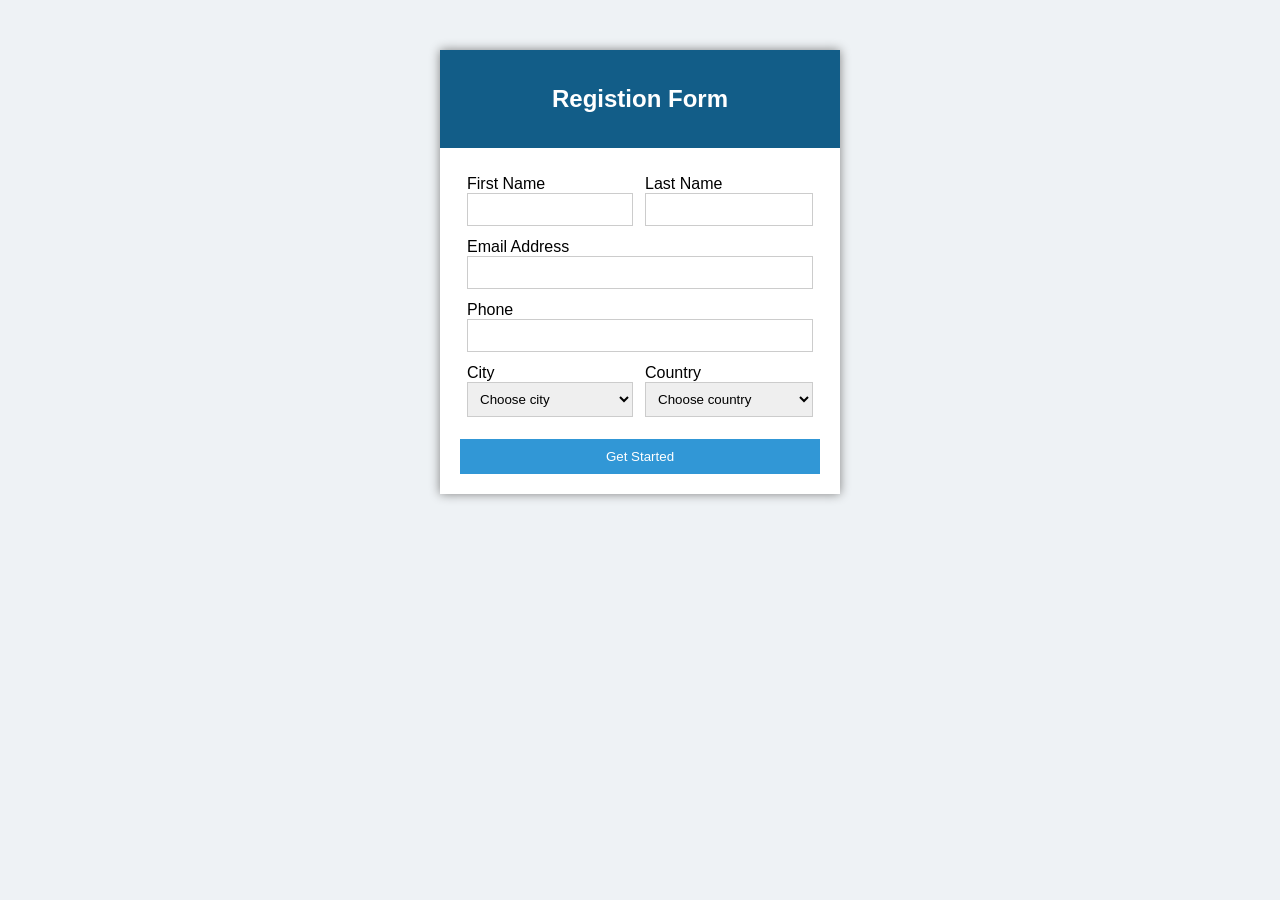
<file: NTI_Day3/task1/index.html>
<!DOCTYPE html>
<html lang="en">
<head>
    <meta charset="UTF-8">
    <meta name="viewport" content="width=device-width, initial-scale=1.0">
    <title>Registration Form</title>
    <style>
        body { background-color: #eef2f5; font-family: sans-serif; }
        .form-card { width: 400px; margin: 50px auto; background-color: white; box-shadow: 0 0 10px gray; }
        .header { background-color: #125d88; color: white; text-align: center; padding: 15px; }
        form { padding: 20px; }
        input, select { width: 100%; padding: 8px; box-sizing: border-box; border: 1px solid #ccc; }
        .submit-btn { width: 100%; background-color: #3197d6; color: white; border: none; padding: 10px; margin-top: 15px; cursor: pointer; }
    </style>
</head>
<body>

    <div class="form-card">
        <div class="header">
            <h2>Registion Form</h2>
        </div>

        <form>
            <table width="100%" cellpadding="5">
                <tr>
                    <td><label for="fn">First Name</label><br><input type="text" id="fn" required></td>
                    <td><label for="ln">Last Name</label><br><input type="text" id="ln" required></td>
                </tr>
                <tr>
                    <td colspan="2"><label for="email">Email Address</label><br><input type="email" id="email" required></td>
                </tr>
                <tr>
                    <td colspan="2"><label for="phone">Phone</label><br><input type="tel" id="phone" required></td>
                </tr>
                <tr>
                    <td>
                        <label for="city">City</label><br>
                        <select id="city">
                            <option selected disabled>Choose city</option>
                            <option>Cairo</option>
                            <option>London</option>
                            <option>Alexandria</option>
                        </select>
                    </td>
                    <td>
                        <label for="country">Country</label><br>
                        <select id="country">
                            <option selected disabled>Choose country</option>
                            <option>Egypt</option>
                            <option>India</option>
                            <option>UK</option>
                        </select>
                    </td>
                </tr>
            </table>

            <button type="submit" class="submit-btn">Get Started</button>
        </form>
    </div>

</body>
</html>
</file>
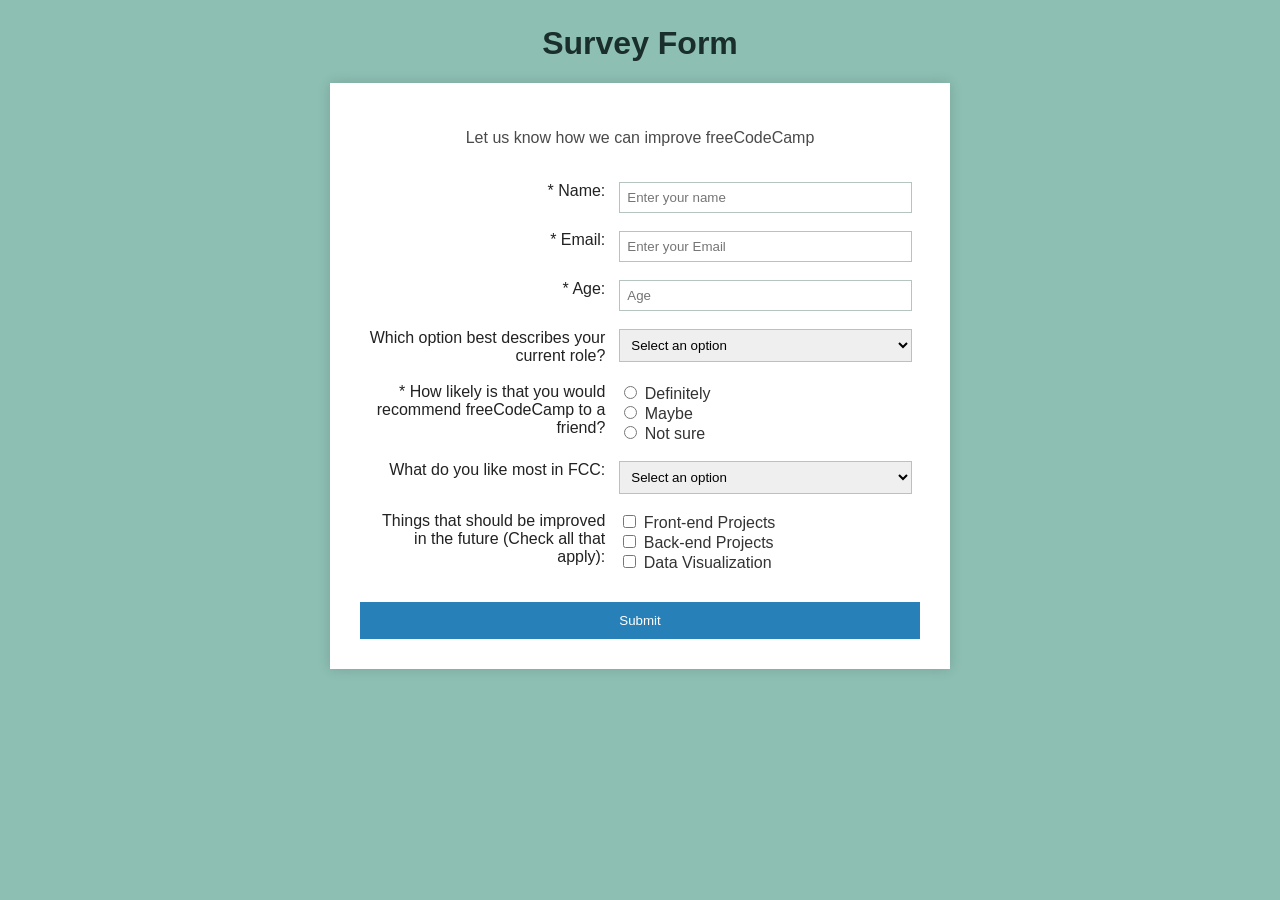
<file: NTI_Day3/task2/index.html>
<!DOCTYPE html>
<html lang="en">
<head>
    <meta charset="UTF-8">
    <meta name="viewport" content="width=device-width, initial-scale=1.0">
    <title>Survey Form</title>
    <link rel="stylesheet" href="style.css">
</head>
<body>

    <h1 class="main-title">Survey Form</h1>

    <div class="form-card">
        <p class="sub-title">Let us know how we can improve freeCodeCamp</p>

        <form>
            <table width="100%">
                <tr>
                    <td class="label-cell"><label for="name">* Name:</label></td>
                    <td><input type="text" id="name" placeholder="Enter your name" required></td>
                </tr>
                <tr>
                    <td class="label-cell"><label for="email">* Email:</label></td>
                    <td><input type="email" id="email" placeholder="Enter your Email" required></td>
                </tr>
                <tr>
                    <td class="label-cell"><label for="age">* Age:</label></td>
                    <td><input type="number" id="age" placeholder="Age" min="1" max="90" required></td>
                </tr>
                <tr>
                    <td class="label-cell"><label for="role">Which option best describes your current role?</label></td>
                    <td>
                        <select id="role">
                            <option selected disabled>Select an option</option>
                            <option>Student</option>
                            <option>Full Time Job</option>
                            <option>Learner</option>
                            <option>Prefer not to say</option>
                        </select>
                    </td>
                </tr>
                <tr>
                    <td class="label-cell"><label>* How likely is that you would recommend freeCodeCamp to a friend?</label></td>
                    <td class="radio-group">
                        <input type="radio" id="definitely" name="recommend" required>
                        <label for="definitely">Definitely</label><br>
                        <input type="radio" id="maybe" name="recommend">
                        <label for="maybe">Maybe</label><br>
                        <input type="radio" id="not-sure" name="recommend">
                        <label for="not-sure">Not sure</label>
                    </td>
                </tr>
                <tr>
                    <td class="label-cell"><label for="fcc-like">What do you like most in FCC:</label></td>
                    <td>
                        <select id="fcc-like">
                            <option selected disabled>Select an option</option>
                            <option>Challenges</option>
                            <option>Projects</option>
                            <option>Community</option>
                            <option>Open Source</option>
                        </select>
                    </td>
                </tr>
                <tr>
                    <td class="label-cell"><label>Things that should be improved in the future (Check all that apply):</label></td>
                    <td class="checkbox-group">
                        <input type="checkbox" id="fe" name="improve">
                        <label for="fe">Front-end Projects</label><br>
                        <input type="checkbox" id="be" name="improve">
                        <label for="be">Back-end Projects</label><br>
                        <input type="checkbox" id="dv" name="improve">
                        <label for="dv">Data Visualization</label>
                    </td>
                </tr>
            </table>

            <button type="submit" class="submit-btn">Submit</button>
        </form>
    </div>

</body>
</html>
</file>
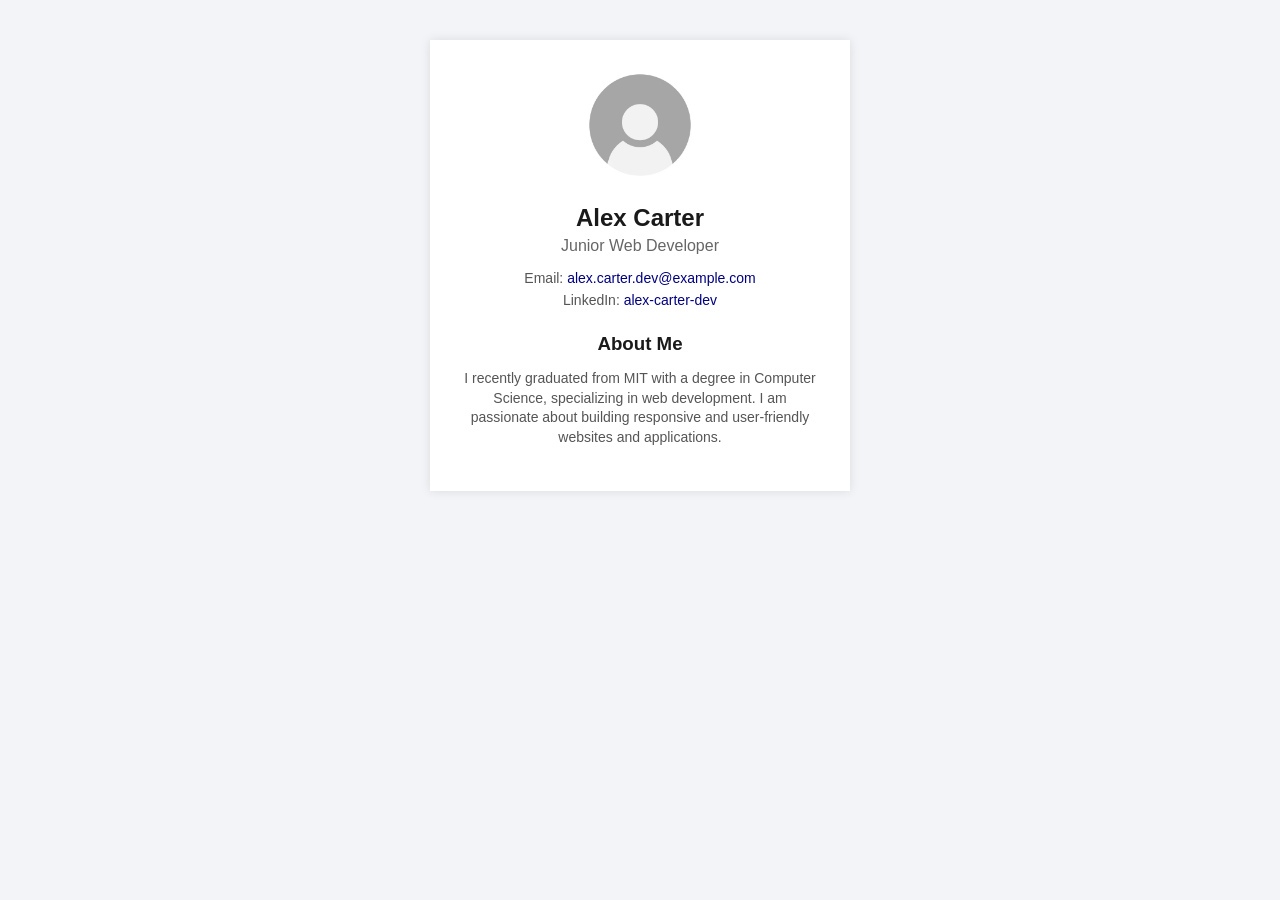
<file: NTI_Day3/task3/index.html>
<!DOCTYPE html>
<html lang="en">
<head>
    <meta charset="UTF-8">
    <meta name="viewport" content="width=device-width, initial-scale=1.0">
    <title>Profile Card</title>
    <link rel="stylesheet" href="style.css">
</head>
<body>

    <div class="profile-card">
        <div class="img-container">
            <img src="profilepicture.avif" alt="Alex Carter Profile">
        </div>

        <h2>Alex Carter</h2>
        <p class="title">Junior Web Developer</p>

        <p class="contact-info">
            Email: <a href="mailto:alex.carter.dev@example.com">alex.carter.dev@example.com</a>
        </p>
        <p class="contact-info">
            LinkedIn: <a href="https://linkedin.com" target="_blank">alex-carter-dev</a>
        </p>

        <h3>About Me</h3>

        <p class="about-text">
            I recently graduated from MIT with a degree in Computer Science, specializing in web development. I am passionate about building responsive and user-friendly websites and applications.
        </p>
    </div>

</body>
</html>
</file>
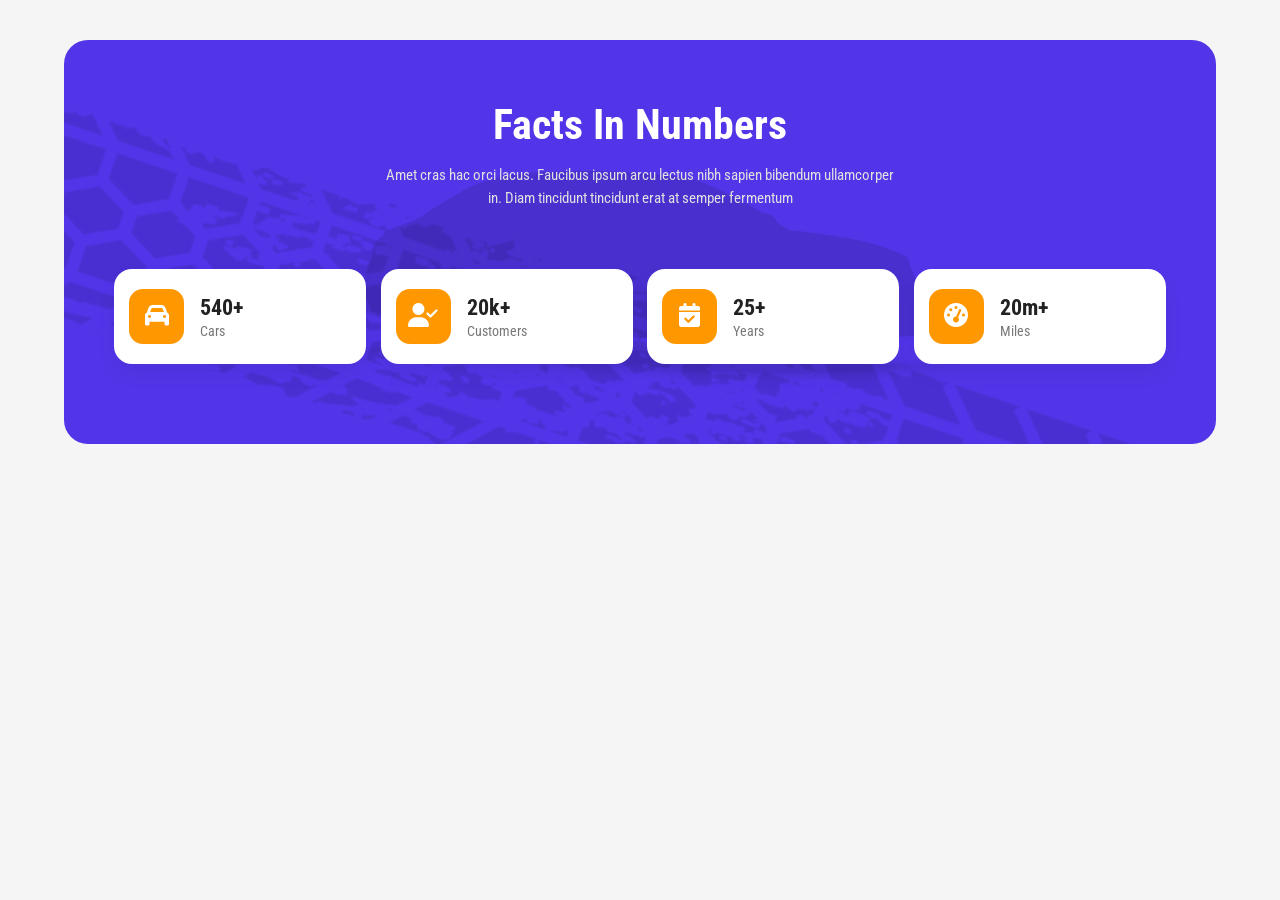
<file: session4/task4/index.html>
<!DOCTYPE html>
<html lang="en">

<head>
    <meta charset="UTF-8">
    <meta name="viewport" content="width=device-width, initial-scale=1.0">
    <title>Facts In Numbers</title>
    <link rel="stylesheet" href="https://cdnjs.cloudflare.com/ajax/libs/font-awesome/6.5.1/css/all.min.css">
    <link rel="stylesheet" href="style.css">
</head>

<body>

    <section id="facts" class="container">
        <div class="facts-wrapper">
            <img src="car_Image.png" class="bg-car" alt="Car Background">

            <div class="header text-center">
                <h2>Facts In Numbers</h2>
                <p>Amet cras hac orci lacus. Faucibus ipsum arcu lectus nibh sapien bibendum ullamcorper<br>in. Diam tincidunt tincidunt erat at semper fermentum</p>
            </div>

            <div class="row cards-row">
                <div class="card w-25 d-inline-block">
                    <div class="card-inner">
                        <div class="icon-box d-inline-block">
                            <i class="fa-solid fa-car"></i>
                        </div>
                        <div class="info d-inline-block">
                            <h3>540+</h3>
                            <p>Cars</p>
                        </div>
                    </div>
                </div>

                <div class="card w-25 d-inline-block">
                    <div class="card-inner">
                        <div class="icon-box d-inline-block">
                            <i class="fa-solid fa-user-check"></i>
                        </div>
                        <div class="info d-inline-block">
                            <h3>20k+</h3>
                            <p>Customers</p>
                        </div>
                    </div>
                </div>

                <div class="card w-25 d-inline-block">
                    <div class="card-inner">
                        <div class="icon-box d-inline-block">
                            <i class="fa-solid fa-calendar-check"></i>
                        </div>
                        <div class="info d-inline-block">
                            <h3>25+</h3>
                            <p>Years</p>
                        </div>
                    </div>
                </div>

                <div class="card w-25 d-inline-block">
                    <div class="card-inner">
                        <div class="icon-box d-inline-block">
                            <i class="fa-solid fa-gauge-high"></i>
                        </div>
                        <div class="info d-inline-block">
                            <h3>20m+</h3>
                            <p>Miles</p>
                        </div>
                    </div>
                </div>
            </div>
        </div>
    </section>

</body>

</html>
</file>
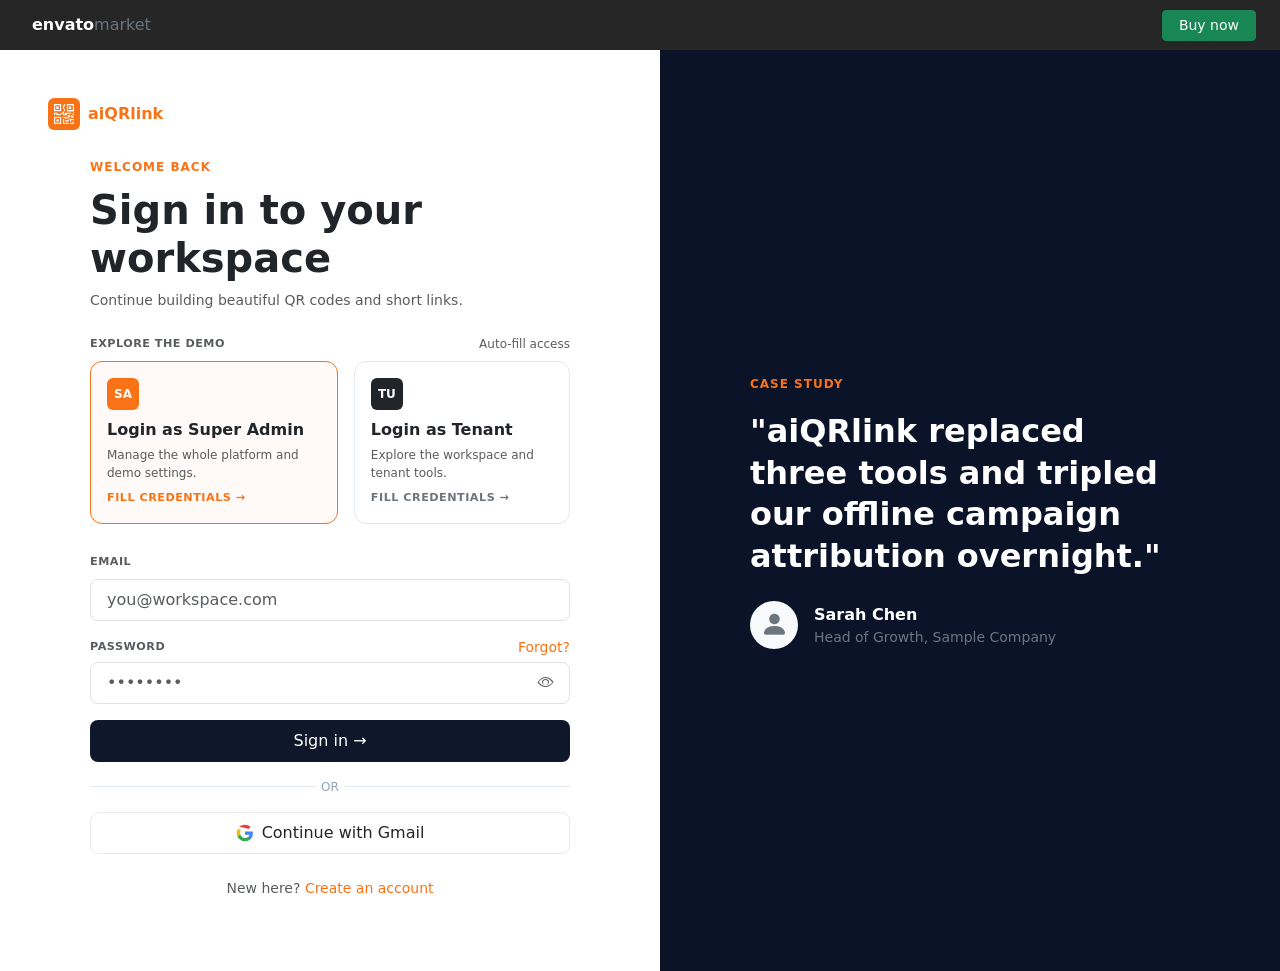
<file: session7/task7/index.html>
<!DOCTYPE html>
<html lang="en">
<head>
    <meta charset="UTF-8">
    <meta name="viewport" content="width=device-width, initial-scale=1.0">
    <title>Sign in to your workspace</title>
    <link href="https://cdn.jsdelivr.net/npm/bootstrap@5.3.2/dist/css/bootstrap.min.css" rel="stylesheet">
    <link rel="stylesheet" href="https://cdn.jsdelivr.net/npm/bootstrap-icons@1.11.1/font/bootstrap-icons.css">
    <link rel="stylesheet" href="css/style.css">
</head>
<body>

    <header class="envato-header d-flex justify-content-between align-items-center px-4">
        <div class="d-flex align-items-center text-white fw-bold">
            <i class="bi bi-leaf-fill text-success me-2"></i>envato<span class="fw-normal text-secondary">market</span>
        </div>
        <button class="btn btn-success btn-sm px-3 rounded-1">Buy now</button>
    </header>

    <main class="main-wrapper d-flex flex-column flex-lg-row">
        
        <section class="left-section flex-grow-1 d-flex flex-column justify-content-between p-4 p-md-5">
            <div>
                <div class="d-flex align-items-center gap-2">
                    <div class="bg-orange p-1 rounded-2 text-white d-flex align-items-center justify-content-center logo-box">
                        <i class="bi bi-qr-code text-white fs-5"></i>
                    </div>
                    <span class="fw-bold text-orange">aiQRlink</span>
                </div>
            </div>

            <div class="mx-auto w-100 my-4 form-container">
                <span class="text-orange fw-bold text-uppercase section-subtitle">WELCOME BACK</span>
                <h1 class="fw-bold text-dark mt-2 mb-2">Sign in to your workspace</h1>
                <p class="text-muted mb-4 small">Continue building beautiful QR codes and short links.</p>

                <div class="d-flex justify-content-between align-items-center mb-2">
                    <span class="text-uppercase text-muted fw-bold font-micro">EXPLORE THE DEMO</span>
                    <span class="text-muted font-small">Auto-fill access</span>
                </div>

                <div class="d-flex flex-column flex-sm-row gap-3 mb-4">
                    <div class="demo-card active p-3 flex-fill">
                        <div class="bg-orange text-white rounded-2 d-flex align-items-center justify-content-center mb-2 fw-bold avatar-box">
                            SA
                        </div>
                        <div class="fw-bold text-dark fs-6 mb-1">Login as Super Admin</div>
                        <div class="text-muted mb-2 font-small">Manage the whole platform and demo settings.</div>
                        <div class="text-orange fw-bold text-uppercase font-micro">FILL CREDENTIALS &rarr;</div>
                    </div>

                    <div class="demo-card p-3 flex-fill">
                        <div class="bg-dark text-white rounded-2 d-flex align-items-center justify-content-center mb-2 fw-bold avatar-box">
                            TU
                        </div>
                        <div class="fw-bold text-dark fs-6 mb-1">Login as Tenant</div>
                        <div class="text-muted mb-2 font-small">Explore the workspace and tenant tools.</div>
                        <div class="text-secondary fw-bold text-uppercase font-micro">FILL CREDENTIALS &rarr;</div>
                    </div>
                </div>

                <form>
                    <div class="mb-3">
                        <label class="form-label text-uppercase text-muted fw-bold font-micro">EMAIL</label>
                        <input type="email" class="form-control form-control-lg fs-6" placeholder="you@workspace.com">
                    </div>

                    <div class="mb-3">
                        <div class="d-flex justify-content-between align-items-center mb-1">
                            <label class="form-label text-uppercase text-muted fw-bold mb-0 font-micro">PASSWORD</label>
                            <a href="#" class="text-orange text-decoration-none small">Forgot?</a>
                        </div>
                        <div class="position-relative">
                            <input type="password" class="form-control form-control-lg fs-6 pe-5" placeholder="••••••••">
                            <i class="bi bi-eye position-absolute top-50 end-0 translate-middle-y me-3 text-muted pointer"></i>
                        </div>
                    </div>

                    <button type="submit" class="btn btn-custom-dark btn-lg w-100 mb-3 fs-6 fw-medium py-2">
                        Sign in &rarr;
                    </button>

                    <div class="divider mb-3">OR</div>

                    <button type="button" class="btn btn-outline-secondary btn-lg w-100 text-dark border-light-subtle d-flex align-items-center justify-content-center gap-2 fs-6 py-2">
                        <svg width="18" height="18" viewBox="0 0 24 24">
                            <path fill="#4285F4" d="M22.56 12.25c0-.78-.07-1.53-.2-2.25H12v4.26h5.92c-.26 1.37-1.04 2.53-2.21 3.31v2.77h3.57c2.08-1.92 3.28-4.74 3.28-8.09z"/>
                            <path fill="#34A853" d="M12 23c2.97 0 5.46-.98 7.28-2.66l-3.57-2.77c-.98.66-2.23 1.06-3.71 1.06-2.86 0-5.29-1.93-6.16-4.53H2.18v2.84C3.99 20.53 7.7 23 12 23z"/>
                            <path fill="#FBBC05" d="M5.84 14.09c-.22-.66-.35-1.36-.35-2.09s.13-1.43.35-2.09V7.06H2.18C1.43 8.55 1 10.22 1 12s.43 3.45 1.18 4.94l2.85-2.22.81-.63z"/>
                            <path fill="#EA4335" d="M12 5.38c1.62 0 3.06.56 4.21 1.64l3.15-3.15C17.45 2.09 14.97 1 12 1 12 1 7.7 1 3.99 3.47 2.18 7.06l3.66 2.84c.87-2.6 3.3-4.52 6.16-4.52z"/>
                        </svg>
                        <span class="fw-medium">Continue with Gmail</span>
                    </button>
                </form>

                <div class="text-center mt-4 small">
                    <span class="text-muted">New here?</span>
                    <a href="#" class="text-orange text-decoration-none fw-medium">Create an account</a>
                </div>
            </div>

            <div></div>
        </section>

        <section class="right-section flex-grow-1 d-flex flex-column justify-content-center p-5">
            <div class="mx-auto quote-container">
                <span class="text-orange fw-bold text-uppercase section-subtitle">CASE STUDY</span>
                <blockquote class="h2 fw-bold my-3 quote-text">
                    "aiQRlink replaced three tools and tripled our offline campaign attribution overnight."
                </blockquote>
                <div class="d-flex align-items-center gap-3 mt-4">
                    <div class="bg-light text-dark rounded-circle d-flex align-items-center justify-content-center user-avatar">
                        <i class="bi bi-person-fill fs-3 text-secondary"></i>
                    </div>
                    <div>
                        <div class="fw-bold">Sarah Chen</div>
                        <div class="text-secondary small">Head of Growth, Sample Company</div>
                    </div>
                </div>
            </div>
        </section>

    </main>

</body>
</html>
</file>
<file: NTI_Day3/task2/style.css>
body {
    background-color: #8dbfb3;
    font-family: sans-serif;
}

.main-title {
    text-align: center;
    color: #1a2e2b;
    margin-top: 25px;
}

.form-card {
    width: 560px;
    margin: 20px auto;
    background-color: #ffffff;
    padding: 30px;
    box-shadow: 0 0 12px rgba(0, 0, 0, 0.15);
}

.sub-title {
    text-align: center;
    color: #4a4a4a;
    margin-bottom: 25px;
}

td {
    padding: 8px 6px;
    vertical-align: top;
}

.label-cell {
    text-align: right;
    width: 45%;
    color: #222222;
}

input[type="text"],
input[type="email"],
input[type="number"],
select {
    width: 100%;
    padding: 7px;
    box-sizing: border-box;
    border: 1px solid #b5c4c0;
}

.radio-group,
.checkbox-group {
    text-align: left;
    color: #333333;
}

.submit-btn {
    width: 100%;
    background-color: #2880b9;
    color: white;
    border: none;
    padding: 11px;
    margin-top: 20px;
    cursor: pointer;
}
</file>
<file: NTI_Day3/task3/style.css>
body {
    background-color: #f2f4f7;
    font-family: sans-serif;
}

.profile-card {
    width: 380px;
    margin: 40px auto;
    background-color: #ffffff;
    padding: 30px 20px;
    text-align: center;
    box-shadow: 0 0 10px rgba(0, 0, 0, 0.1);
}

.img-container img {
    width: 110px;
    height: 110px;
    border-radius: 50%;
    object-fit: cover;
}

h2 {
    color: #1a1a1a;
    margin-bottom: 5px;
}

.title {
    color: #666666;
    margin-top: 0;
    margin-bottom: 15px;
}

.contact-info {
    color: #555555;
    margin: 6px 0;
    font-size: 14px;
}

.contact-info a {
    color: #000080;
    text-decoration: none;
}

.contact-info a:hover {
    text-decoration: underline;
}

h3 {
    color: #1a1a1a;
    margin-top: 25px;
    margin-bottom: 10px;
}

.about-text {
    color: #555555;
    line-height: 1.4;
    font-size: 14px;
    padding: 0 10px;
}
</file>
<file: session4/task4/style.css>
@import url('https://fonts.googleapis.com/css2?family=Roboto+Condensed:ital,wght@0,100..900;1,100..900&display=swap');

:root {
    --purple: #5235e8;
    --orange: #ff9800;
    --white: #ffffff;
    --text-muted: #e0e0e0;
    --dark-text: #222222;
}

* {
    box-sizing: border-box;
    padding: 0;
    margin: 0;
    font-family: "Roboto Condensed", sans-serif;
}

.container {
    width: 90%;
    margin-left: auto;
    margin-right: auto;
}

.row {
    width: 100%;
}

.w-25 {
    width: 23.5%;
}

.d-inline-block {
    display: inline-block;
    vertical-align: middle;
}

.text-center {
    text-align: center;
}

body {
    background-color: #f5f5f5;
    padding: 40px 0;
}

.facts-wrapper {
    background-color: var(--purple);
    background-image: url('Group.png');
    background-position: left center;
    background-repeat: no-repeat;
    background-size: cover;
    border-radius: 24px;
    padding: 60px 40px 80px 40px;
    color: var(--white);
    position: relative;
    overflow: hidden;
}

.bg-car {
    position: absolute;
    top: 58%;
    left: 50%;
    transform: translate(-50%, -50%);
    width: 60%;
    opacity: 0.55;
    mix-blend-mode: multiply;
    z-index: 1;
    pointer-events: none;
}

.header, .cards-row {
    position: relative;
    z-index: 2;
}

.header h2 {
    font-size: 42px;
    font-weight: 700;
    margin-bottom: 15px;
}

.header p {
    color: var(--text-muted);
    font-size: 15px;
    line-height: 1.5;
    margin-bottom: 60px;
}

.cards-row {
    text-align: center;
}

.card {
    background-color: var(--white);
    border-radius: 18px;
    padding: 20px 15px;
    margin: 0 0.5%;
    text-align: left;
    box-shadow: 0 10px 20px rgba(0,0,0,0.05);
}

.card-inner {
    width: 100%;
}

.icon-box {
    background-color: var(--orange);
    color: var(--white);
    width: 55px;
    height: 55px;
    border-radius: 14px;
    text-align: center;
    line-height: 55px;
    font-size: 24px;
    margin-right: 12px;
}

.info h3 {
    color: var(--dark-text);
    font-size: 22px;
    font-weight: 700;
    margin-bottom: 3px;
}

.info p {
    color: #777;
    font-size: 14px;
}
</file>
<file: session7/task7/css/style.css>
body {
    margin: 0;
    padding: 0;
    box-sizing: border-box;
}

.envato-header {
    position: fixed;
    top: 0;
    left: 0;
    right: 0;
    height: 50px;
    z-index: 1030;
    background-color: #262626;
}

.main-wrapper {
    padding-top: 50px;
    min-height: 100vh;
}

.left-section {
    background-color: #ffffff;
}

.right-section {
    background-color: #0b1329;
    color: #ffffff;
}

.demo-card {
    border: 1px solid #e2e8f0;
    border-radius: 12px;
    cursor: pointer;
    transition: all 0.2s ease;
}

.demo-card.active {
    border-color: #f97316;
    background-color: #fffaf8;
}

.bg-orange {
    background-color: #f97316;
}

.text-orange {
    color: #f97316;
}

.btn-custom-dark {
    background-color: #0f172a;
    color: #ffffff;
}

.btn-custom-dark:hover {
    background-color: #1e293b;
    color: #ffffff;
}

.divider {
    display: flex;
    align-items: center;
    text-align: center;
    color: #94a3b8;
    font-size: 0.75rem;
}

.divider::before,
.divider::after {
    content: '';
    flex: 1;
    border-bottom: 1px solid #e2e8f0;
}

.divider:not(:empty)::before {
    margin-right: .5em;
}

.divider:not(:empty)::after {
    margin-left: .5em;
}

.logo-box, .avatar-box {
    width: 32px;
    height: 32px;
}

.avatar-box {
    font-size: 0.75rem;
}

.form-container {
    max-width: 480px;
}

.quote-container {
    max-width: 440px;
}

.section-subtitle {
    font-size: 0.75rem;
    letter-spacing: 1px;
}

.font-micro {
    font-size: 0.7rem;
    letter-spacing: 0.5px;
}

.font-small {
    font-size: 0.75rem;
}

.pointer {
    cursor: pointer;
}

.quote-text {
    line-height: 1.3;
}

.user-avatar {
    width: 48px;
    height: 48px;
}
</file>
